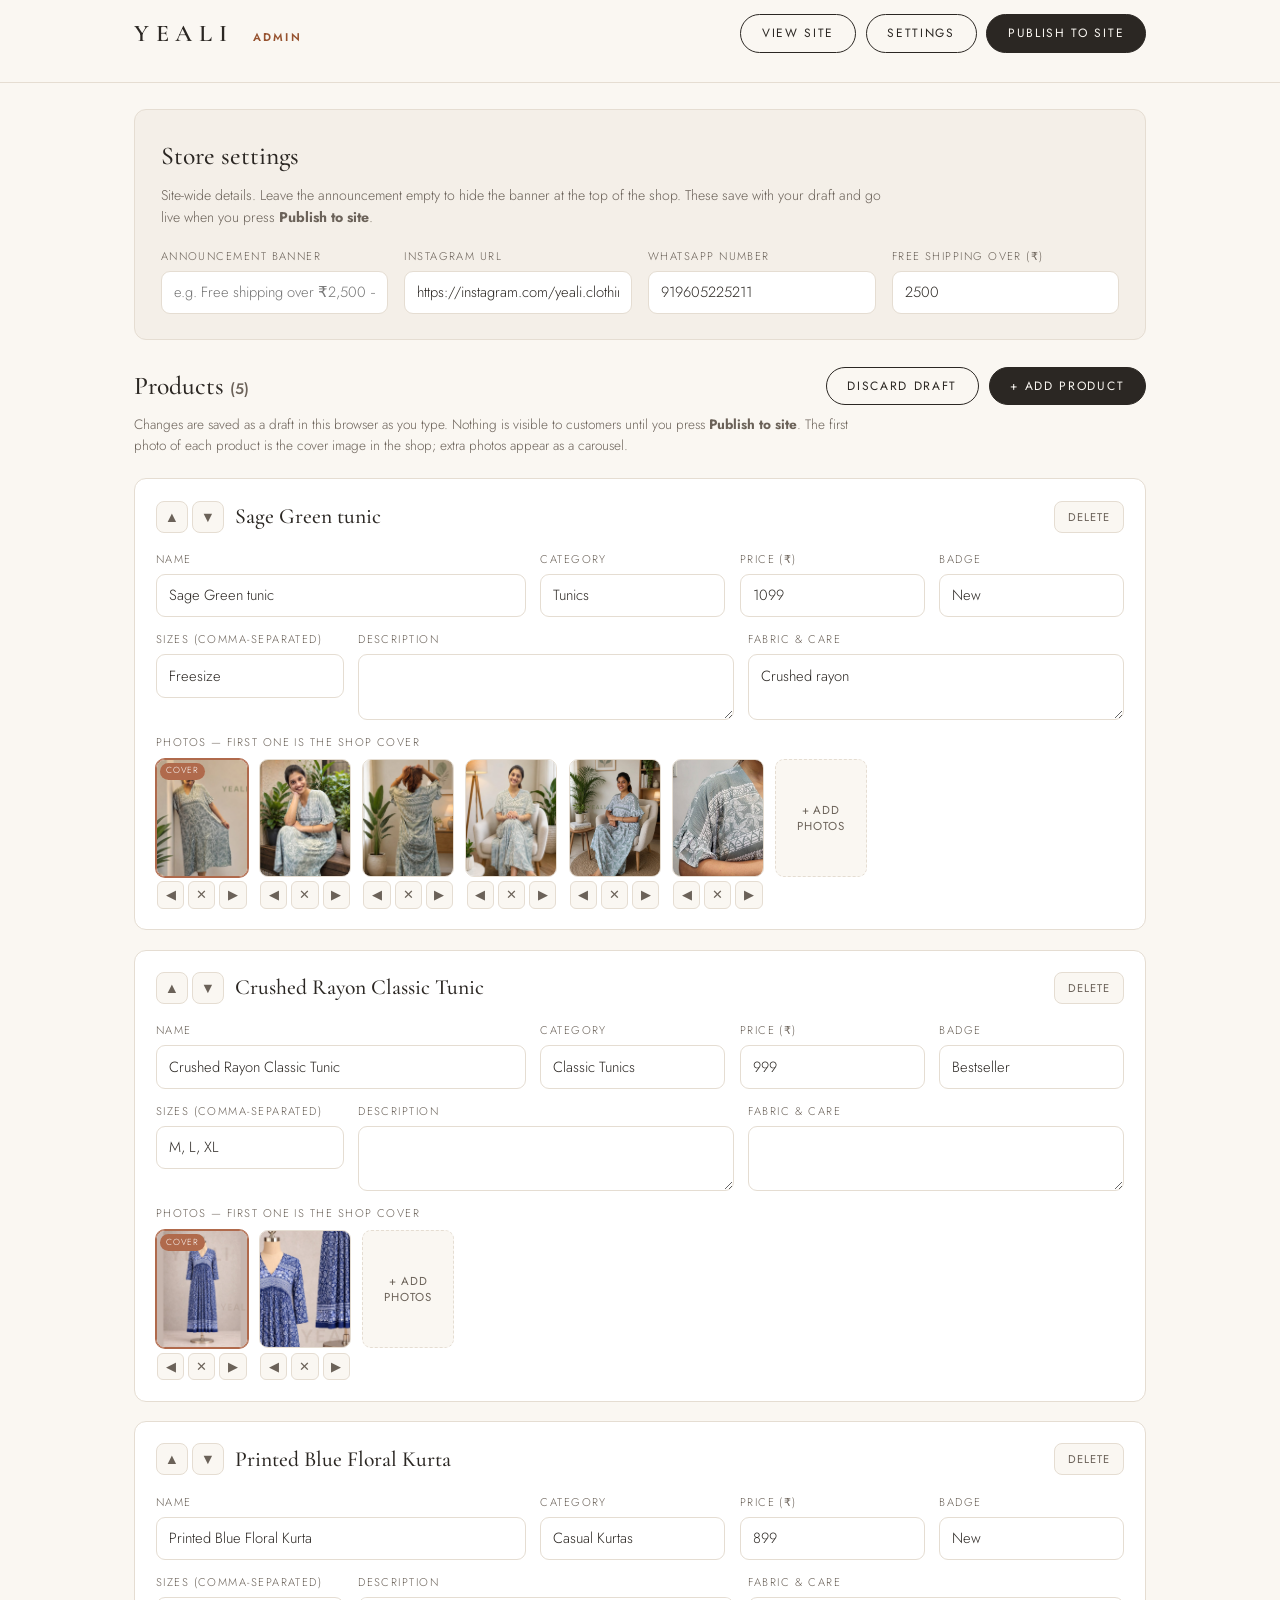
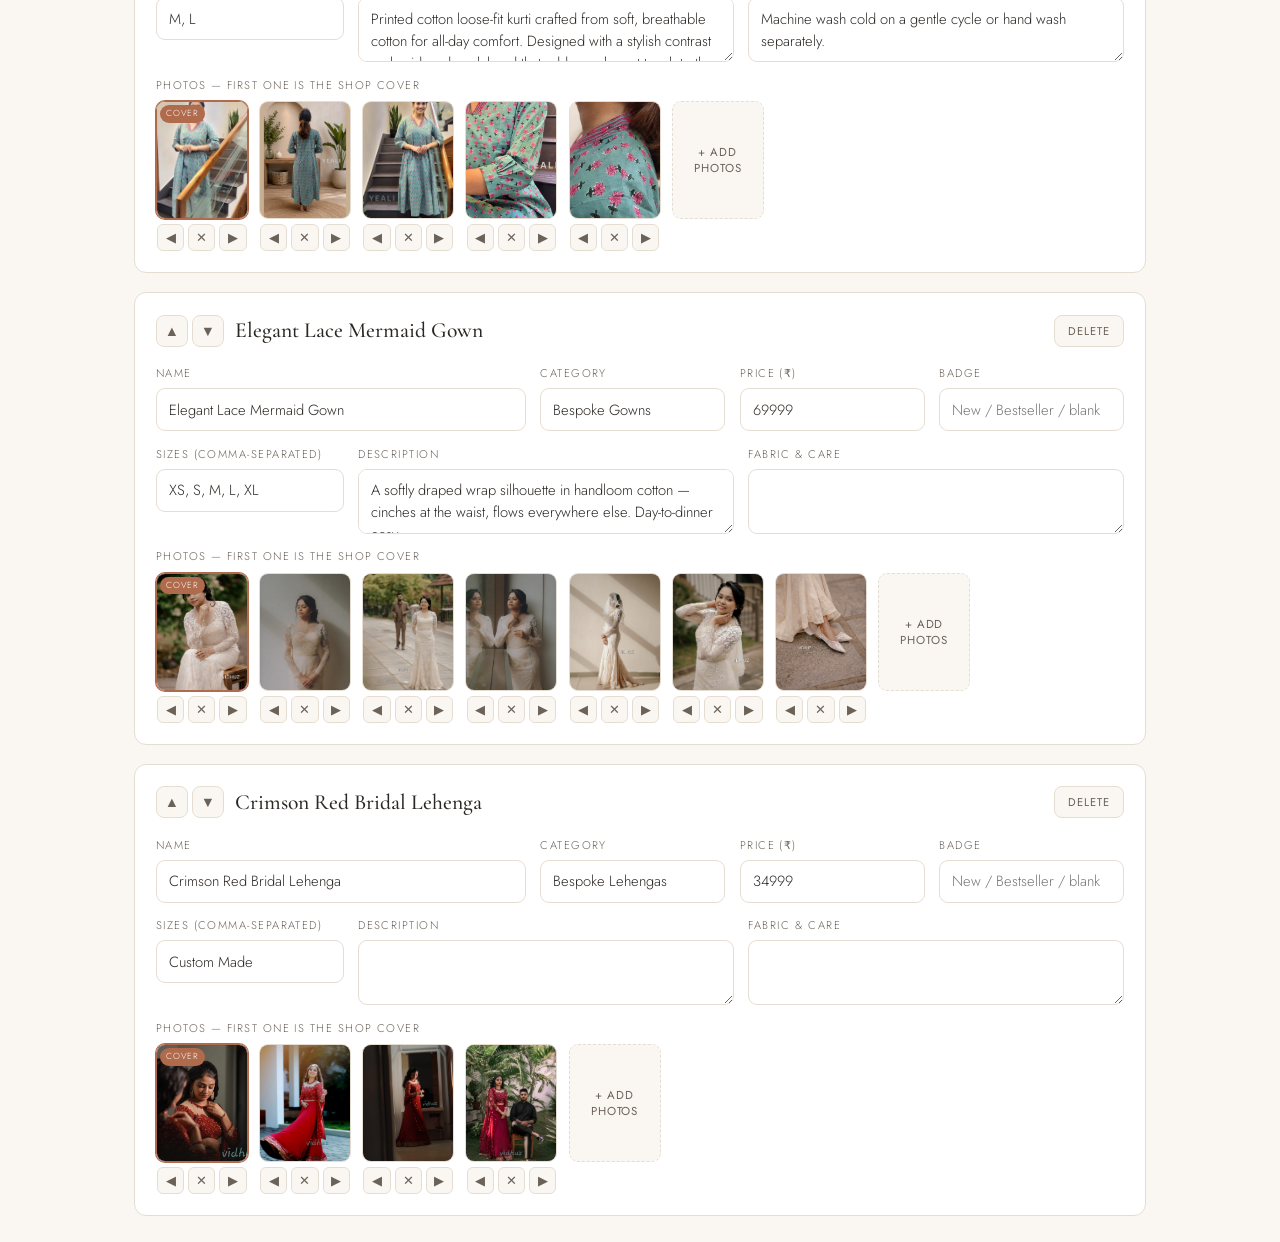
<file: admin.html>
<!DOCTYPE html>
<html lang="en">
<head>
  <meta charset="UTF-8" />
  <meta name="viewport" content="width=device-width, initial-scale=1.0" />
  <title>Yeali — Admin</title>
  <meta name="robots" content="noindex, nofollow" />
  <link rel="preconnect" href="https://fonts.googleapis.com" />
  <link rel="preconnect" href="https://fonts.gstatic.com" crossorigin />
  <link href="https://fonts.googleapis.com/css2?family=Cormorant+Garamond:wght@500;600&family=Jost:wght@300;400;500&display=swap" rel="stylesheet" />
  <link rel="stylesheet" href="css/admin.css" />
</head>
<body>

  <header class="ah">
    <div class="ah__inner">
      <span class="ah__brand">YEALI <em>admin</em></span>
      <div class="ah__actions">
        <a class="abtn abtn--ghost" href="index.html" target="_blank" rel="noopener">View site</a>
        <button class="abtn abtn--ghost" id="settingsBtn">Settings</button>
        <button class="abtn abtn--dark" id="publishBtn">Publish to site</button>
      </div>
    </div>
    <p class="ah__status" id="statusBar"></p>
  </header>

  <!-- SETTINGS -->
  <section class="panel" id="settingsPanel" hidden>
    <h2>Publishing settings</h2>
    <p class="panel__help">
      Publishing commits your changes straight to the GitHub repository that hosts the site.
      You need a <strong>fine-grained personal access token</strong>: on GitHub go to
      <em>Settings → Developer settings → Personal access tokens → Fine-grained tokens → Generate new token</em>,
      give it access to <strong>only this repository</strong> with <strong>Contents: Read and write</strong> permission.
      The token is stored only in this browser.
    </p>
    <div class="settings-grid">
      <label>GitHub owner<input id="cfgOwner" placeholder="gopushaji" /></label>
      <label>Repository<input id="cfgRepo" placeholder="yeali" /></label>
      <label>Branch<input id="cfgBranch" placeholder="main" /></label>
      <label>Access token<input id="cfgToken" type="password" placeholder="github_pat_…" /></label>
    </div>
    <div class="panel__row">
      <button class="abtn abtn--dark" id="saveSettingsBtn">Save settings</button>
      <button class="abtn abtn--ghost" id="testSettingsBtn">Test connection</button>
    </div>
  </section>

  <!-- STORE SETTINGS -->
  <section class="panel">
    <h2>Store settings</h2>
    <p class="panel__help">
      Site-wide details. Leave the announcement empty to hide the banner at the top of the shop.
      These save with your draft and go live when you press <strong>Publish to site</strong>.
    </p>
    <div class="settings-grid">
      <label>Announcement banner<input id="siteAnnounce" placeholder="e.g. Free shipping over ₹2,500 — leave empty to hide" /></label>
      <label>Instagram URL<input id="siteInstagram" placeholder="https://instagram.com/yeali" /></label>
      <label>WhatsApp number<input id="siteWhatsapp" placeholder="91XXXXXXXXXX — country code + number" /></label>
      <label>Free shipping over (₹)<input id="siteShip" type="number" min="0" /></label>
    </div>
  </section>

  <!-- CATALOG -->
  <section class="catalog">
    <div class="catalog__head">
      <h2>Products <span id="productCount"></span></h2>
      <div>
        <button class="abtn abtn--ghost" id="resetBtn">Discard draft</button>
        <button class="abtn abtn--dark" id="addProductBtn">+ Add product</button>
      </div>
    </div>
    <p class="catalog__hint">
      Changes are saved as a draft in this browser as you type. Nothing is visible to customers
      until you press <strong>Publish to site</strong>. The first photo of each product is the
      cover image in the shop; extra photos appear as a carousel.
    </p>
    <div id="productList"></div>
  </section>

  <!-- CROP OVERLAY: photos are standardized to 3:4 portrait -->
  <div class="cropper" id="cropper" hidden>
    <div class="cropper__panel">
      <h3>Position photo <span id="cropCount"></span></h3>
      <p>Shop photos are portrait (3:4). Drag to reposition, pinch to zoom — the bright area is exactly what customers will see.</p>
      <div class="cropper__stage" id="cropStage">
        <img id="cropImgDim" alt="" draggable="false" />
        <div class="cropper__window" id="cropWindow">
          <img id="cropImg" alt="" draggable="false" />
        </div>
      </div>
      <label class="cropper__zoom">Zoom
        <input type="range" id="cropZoom" min="1" max="3" step="0.01" value="1" />
      </label>
      <div class="cropper__actions">
        <button class="abtn abtn--ghost" id="cropSkip">Skip photo</button>
        <button class="abtn abtn--dark" id="cropApply">Apply &amp; add</button>
      </div>
    </div>
  </div>

  <div class="atoast" id="atoast" role="status"></div>

  <script src="js/products.js"></script>
  <script src="js/admin.js"></script>
</body>
</html>
</file>
<file: css/admin.css>
/* ============ Yeali admin ============ */
:root {
  --ink: #2b2723;
  --ink-soft: #6b6259;
  --paper: #faf7f2;
  --paper-warm: #f4efe8;
  --line: #e5ddd2;
  --accent: #b06a4c;
  --accent-deep: #96522f;
  --danger: #a03d2e;
  --ok: #4c7a4c;
  --serif: "Cormorant Garamond", Georgia, serif;
  --sans: "Jost", "Segoe UI", sans-serif;
  --radius: 12px;
}

* { box-sizing: border-box; margin: 0; padding: 0; }
body { font-family: var(--sans); font-weight: 300; color: var(--ink); background: var(--paper); line-height: 1.55; }
img { display: block; }
button { font-family: inherit; cursor: pointer; }

.abtn {
  display: inline-block;
  padding: 0.55rem 1.3rem;
  font-size: 0.75rem;
  font-weight: 400;
  letter-spacing: 0.14em;
  text-transform: uppercase;
  text-decoration: none;
  border-radius: 999px;
  border: 1px solid var(--ink);
  transition: all 0.2s;
}
.abtn--dark { background: var(--ink); color: var(--paper); }
.abtn--dark:hover { background: var(--accent-deep); border-color: var(--accent-deep); }
.abtn--dark:disabled { opacity: 0.5; cursor: wait; }
.abtn--ghost { background: transparent; color: var(--ink); }
.abtn--ghost:hover { background: var(--ink); color: var(--paper); }

/* header */
.ah { position: sticky; top: 0; z-index: 20; background: rgba(250,247,242,0.95); backdrop-filter: blur(8px); border-bottom: 1px solid var(--line); }
.ah__inner { max-width: 1060px; margin: 0 auto; padding: 0.9rem 1.5rem; display: flex; align-items: center; justify-content: space-between; gap: 1rem; flex-wrap: wrap; }
.ah__brand { font-family: var(--serif); font-size: 1.5rem; font-weight: 600; letter-spacing: 0.28em; }
.ah__brand em { font-family: var(--sans); font-style: normal; font-size: 0.7rem; letter-spacing: 0.2em; text-transform: uppercase; color: var(--accent-deep); margin-left: 0.4rem; }
.ah__actions { display: flex; gap: 0.6rem; flex-wrap: wrap; }
.ah__status { max-width: 1060px; margin: 0 auto; padding: 0 1.5rem 0.5rem; font-size: 0.8rem; color: var(--accent-deep); min-height: 1.2em; }
.ah__status.ok { color: var(--ok); }
.ah__status.err { color: var(--danger); }

/* panels */
.panel, .catalog { max-width: 1060px; margin: 1.6rem auto; padding: 0 1.5rem; }
.panel { background: var(--paper-warm); border: 1px solid var(--line); border-radius: var(--radius); max-width: 1012px; padding: 1.6rem; }
.panel h2, .catalog h2 { font-family: var(--serif); font-size: 1.6rem; font-weight: 500; }
.panel__help { font-size: 0.88rem; color: var(--ink-soft); margin: 0.6rem 0 1.2rem; max-width: 46rem; }
.panel__row { display: flex; gap: 0.6rem; margin-top: 1.2rem; }
.settings-grid { display: grid; grid-template-columns: repeat(auto-fit, minmax(200px, 1fr)); gap: 1rem; }

label { font-size: 0.7rem; letter-spacing: 0.13em; text-transform: uppercase; color: var(--ink-soft); display: flex; flex-direction: column; gap: 0.35rem; }
input, textarea, select {
  font-family: var(--sans);
  font-size: 0.92rem;
  font-weight: 300;
  color: var(--ink);
  padding: 0.6rem 0.75rem;
  border: 1px solid var(--line);
  border-radius: 9px;
  background: #fff;
  resize: vertical;
  width: 100%;
}
input:focus, textarea:focus { outline: none; border-color: var(--accent); }

/* catalog */
.catalog__head { display: flex; justify-content: space-between; align-items: center; gap: 1rem; flex-wrap: wrap; }
.catalog__head > div { display: flex; gap: 0.6rem; }
.catalog__head span { color: var(--ink-soft); font-family: var(--sans); font-size: 0.95rem; }
.catalog__hint { font-size: 0.85rem; color: var(--ink-soft); margin: 0.5rem 0 1.4rem; max-width: 46rem; }

/* product editor card */
.ap { background: #fff; border: 1px solid var(--line); border-radius: var(--radius); padding: 1.3rem; margin-bottom: 1.2rem; }
.ap__head { display: flex; align-items: center; gap: 0.7rem; margin-bottom: 1.1rem; }
.ap__title { font-family: var(--serif); font-size: 1.35rem; font-weight: 500; flex: 1; }
.ap__order { display: flex; gap: 0.25rem; }
.ap__order button, .ap__delete {
  border: 1px solid var(--line);
  background: var(--paper);
  border-radius: 8px;
  width: 2rem;
  height: 2rem;
  font-size: 0.9rem;
  color: var(--ink-soft);
}
.ap__order button:hover { border-color: var(--ink); color: var(--ink); }
.ap__delete { width: auto; padding: 0 0.8rem; font-size: 0.7rem; letter-spacing: 0.1em; text-transform: uppercase; }
.ap__delete:hover { border-color: var(--danger); color: var(--danger); }

.ap__grid { display: grid; grid-template-columns: 2fr 1fr 1fr 1fr; gap: 0.9rem; margin-bottom: 0.9rem; }
.ap__grid--row2 { grid-template-columns: 1fr 2fr 2fr; }
.ap__grid label { min-width: 0; }

/* images strip */
.ap__images-label { font-size: 0.7rem; letter-spacing: 0.13em; text-transform: uppercase; color: var(--ink-soft); margin-bottom: 0.45rem; }
.ap__images { display: flex; gap: 0.7rem; flex-wrap: wrap; align-items: flex-start; }
.ap__thumb { position: relative; width: 92px; }
.ap__thumb img { width: 92px; height: 118px; object-fit: cover; border-radius: 9px; border: 1px solid var(--line); }
.ap__thumb--cover img { border-color: var(--accent); box-shadow: 0 0 0 1px var(--accent); }
.ap__thumb-cover-tag { position: absolute; top: 4px; left: 4px; background: var(--accent); color: #fff; font-size: 0.55rem; letter-spacing: 0.08em; text-transform: uppercase; padding: 0.12rem 0.4rem; border-radius: 999px; }
.ap__thumb-tools { display: flex; justify-content: center; gap: 0.25rem; margin-top: 0.3rem; }
.ap__thumb-tools button { border: 1px solid var(--line); background: var(--paper); border-radius: 6px; width: 1.7rem; height: 1.7rem; font-size: 0.8rem; color: var(--ink-soft); }
.ap__thumb-tools button:hover { border-color: var(--ink); color: var(--ink); }
.ap__thumb-tools .del:hover { border-color: var(--danger); color: var(--danger); }
.ap__add-photo {
  width: 92px;
  height: 118px;
  border: 1.5px dashed var(--line);
  border-radius: 9px;
  background: var(--paper);
  color: var(--ink-soft);
  font-size: 0.72rem;
  letter-spacing: 0.08em;
  text-transform: uppercase;
  display: grid;
  place-items: center;
  text-align: center;
  padding: 0.5rem;
}
.ap__add-photo:hover { border-color: var(--accent); color: var(--accent-deep); }
.ap__new-tag { position: absolute; bottom: 4px; right: 4px; background: var(--ink); color: #fff; font-size: 0.55rem; letter-spacing: 0.08em; text-transform: uppercase; padding: 0.12rem 0.4rem; border-radius: 999px; }

/* crop overlay */
.cropper {
  position: fixed;
  inset: 0;
  z-index: 100;
  background: rgba(43, 39, 35, 0.55);
  display: flex;
  align-items: center;
  justify-content: center;
  padding: 1rem;
}
.cropper[hidden] { display: none; }
.cropper__panel {
  background: var(--paper);
  border-radius: var(--radius);
  padding: 1.4rem;
  width: min(420px, 100%);
  max-height: calc(100vh - 2rem);
  overflow-y: auto;
}
.cropper__panel h3 { font-family: var(--serif); font-size: 1.35rem; font-weight: 500; }
.cropper__panel h3 span { font-family: var(--sans); font-size: 0.8rem; color: var(--ink-soft); }
.cropper__panel > p { font-size: 0.83rem; color: var(--ink-soft); margin: 0.35rem 0 1rem; }
.cropper__stage {
  position: relative;
  width: 100%;
  aspect-ratio: 1 / 1;
  background: #241f1b;
  border-radius: 10px;
  overflow: hidden;
  touch-action: none;
  cursor: grab;
}
.cropper__stage:active { cursor: grabbing; }
.cropper__stage img {
  position: absolute;
  top: 0;
  left: 0;
  transform-origin: 0 0;
  max-width: none;
  user-select: none;
  -webkit-user-drag: none;
  pointer-events: none;
}
#cropImgDim { opacity: 0.32; }
.cropper__window {
  position: absolute;
  overflow: hidden;
  outline: 1.5px solid rgba(250, 247, 242, 0.95);
  border-radius: 4px;
  pointer-events: none;
}
.cropper__zoom {
  display: flex;
  align-items: center;
  gap: 0.8rem;
  flex-direction: row;
  margin: 1rem 0 1.2rem;
}
.cropper__zoom input { accent-color: var(--accent); padding: 0; }
/* touch devices pinch to zoom instead of using the slider */
@media (hover: none) and (pointer: coarse) {
  .cropper__zoom { display: none; }
}
.cropper__actions { display: flex; gap: 0.6rem; justify-content: flex-end; }

/* toast */
.atoast {
  position: fixed;
  bottom: 1.4rem;
  left: 50%;
  transform: translate(-50%, 16px);
  background: var(--ink);
  color: var(--paper);
  font-size: 0.85rem;
  padding: 0.7rem 1.4rem;
  border-radius: 999px;
  opacity: 0;
  pointer-events: none;
  transition: all 0.3s;
  z-index: 50;
  max-width: calc(100vw - 2rem);
}
.atoast.show { opacity: 1; transform: translate(-50%, 0); }

@media (max-width: 820px) {
  .ap__grid, .ap__grid--row2 { grid-template-columns: 1fr 1fr; }
}
@media (max-width: 540px) {
  .ap__grid, .ap__grid--row2 { grid-template-columns: 1fr; }
}
</file>
